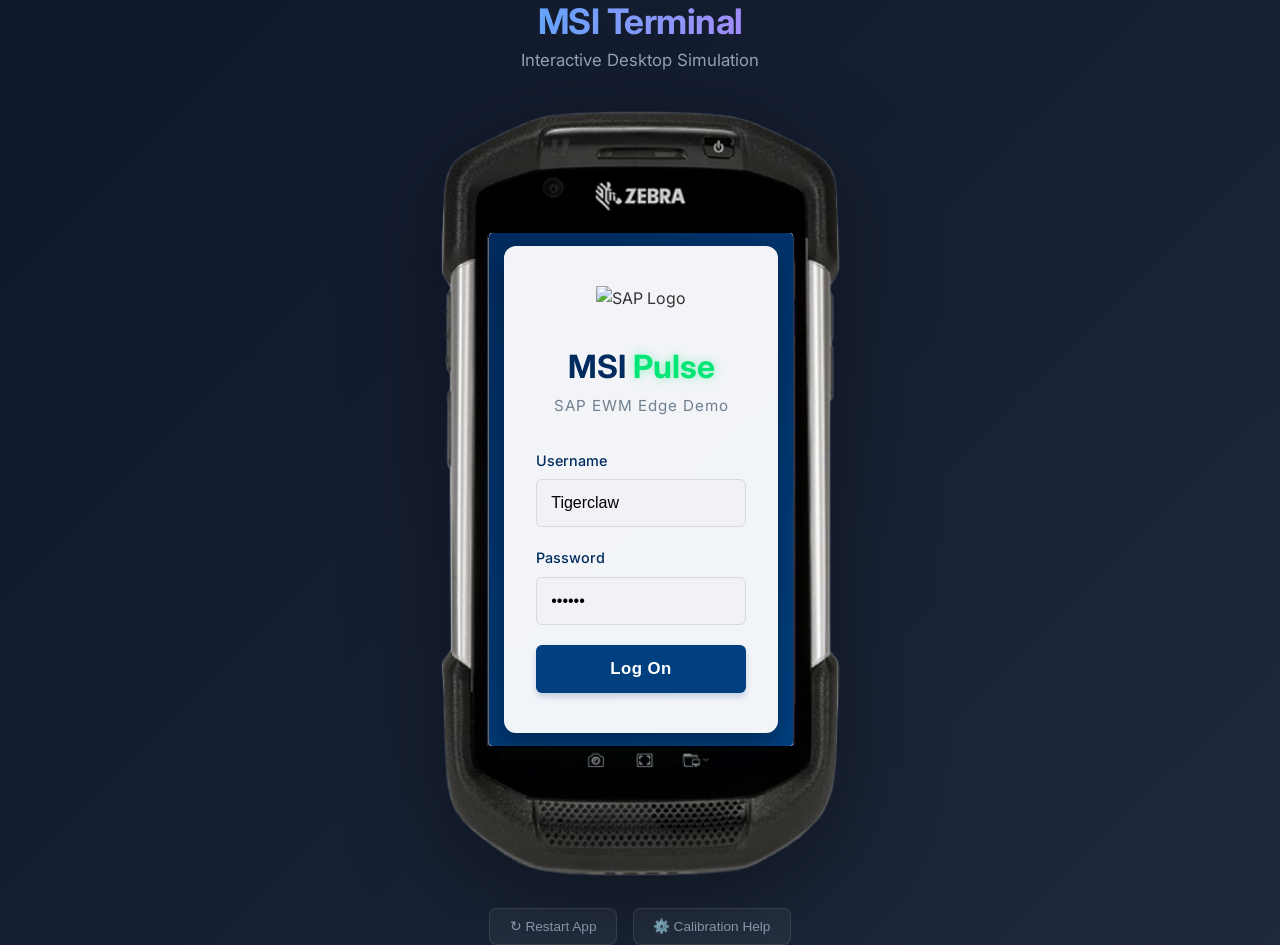
<file: desktop.html>
<!DOCTYPE html>
<html lang="en">
<head>
    <meta charset="UTF-8">
    <meta name="viewport" content="width=device-width, initial-scale=1.0">
    <title>MSI | Desktop Simulation</title>
    <link href="https://fonts.googleapis.com/css2?family=Inter:wght@300;400;500;700&display=swap" rel="stylesheet">
    <style>
        :root {
            --bg-grad-1: #0f172a;
            --bg-grad-2: #1e293b;
            --text-light: #f8fafc;
            --text-muted: #94a3b8;
            --accent: #3b82f6;
        }
        body {
            margin: 0;
            padding: 0;
            min-height: 100vh;
            background: linear-gradient(135deg, var(--bg-grad-1) 0%, var(--bg-grad-2) 100%);
            font-family: 'Inter', sans-serif;
            display: flex;
            flex-direction: column;
            align-items: center;
            justify-content: center;
            color: var(--text-light);
            overflow: hidden;
        }
        .header {
            text-align: center;
            margin-bottom: 1.5rem;
            animation: fadeIn 1s ease-in-out;
        }
        .header h1 {
            font-size: 2.2rem;
            margin: 0;
            font-weight: 700;
            background: linear-gradient(to right, #60a5fa, #a78bfa);
            -webkit-background-clip: text;
            -webkit-text-fill-color: transparent;
            letter-spacing: -0.5px;
        }
        .header p {
            color: var(--text-muted);
            margin-top: 0.5rem;
            font-size: 1.05rem;
        }
        .simulator-wrapper {
            position: relative;
            display: flex;
            justify-content: center;
            align-items: center;
            filter: drop-shadow(0 25px 50px rgba(0, 0, 0, 0.4));
            animation: slideUp 0.8s cubic-bezier(0.16, 1, 0.3, 1);
        }
        .device-skin {
            height: 85vh;
            max-height: 900px;
            min-height: 400px;
            width: auto;
            position: relative;
            z-index: 1;
            pointer-events: none; /* Let clicks pass through the image to the iframe */
        }
        .device-screen {
            position: absolute;
            /* Exact programmatic bounding box for the white screen inside the skin image */
            top: 16.0%;
            left: 13.2%;
            width: 73.99%;
            height: 67.0%;
            border: none;
            z-index: 2; /* Render on top of the skin image */
            background-color: #fff;
            border-radius: 4px; /* Slight rounded corners */
        }
        @keyframes fadeIn {
            from { opacity: 0; }
            to { opacity: 1; }
        }
        @keyframes slideUp {
            from { opacity: 0; transform: translateY(40px); }
            to { opacity: 1; transform: translateY(0); }
        }
        .controls {
            margin-top: 2rem;
            display: flex;
            gap: 1rem;
            animation: fadeIn 1.2s ease-in-out;
        }
        .btn {
            background: rgba(255, 255, 255, 0.05);
            border: 1px solid rgba(255, 255, 255, 0.1);
            color: var(--text-muted);
            padding: 0.6rem 1.2rem;
            border-radius: 8px;
            font-size: 0.85rem;
            font-weight: 500;
            cursor: pointer;
            transition: all 0.2s ease;
        }
        .btn:hover {
            background: rgba(255, 255, 255, 0.15);
            color: var(--text-light);
            transform: translateY(-1px);
        }
    </style>
</head>
<body>

    <div class="header">
        <h1>MSI Terminal</h1>
        <p>Interactive Desktop Simulation</p>
    </div>

    <div class="simulator-wrapper">
        <img src="tc22_27.png" alt="Zebra TC22/TC27 Skin" class="device-skin">
        <iframe src="index.html" class="device-screen" title="Mobile Simulation"></iframe>
    </div>

    <div class="controls">
        <button class="btn" onclick="document.querySelector('.device-screen').src='index.html'">↻ Restart App</button>
        <button class="btn" onclick="openCalibration()">⚙️ Calibration Help</button>
    </div>

    <script>
        function openCalibration() {
            if (document.getElementById('cal-panel')) return;
            const panel = document.createElement('div');
            panel.id = 'cal-panel';
            panel.style = "position:fixed; bottom:20px; right:20px; background:rgba(30,41,59,0.95); padding:20px; border-radius:12px; z-index:9999; border: 1px solid rgba(255,255,255,0.1); box-shadow: 0 10px 25px rgba(0,0,0,0.5); backdrop-filter: blur(10px); width: 300px;";
            
            panel.innerHTML = `
                <h3 style="margin-top:0; font-size:1.1rem; border-bottom:1px solid rgba(255,255,255,0.1); padding-bottom:10px;">Calibrate Alignment</h3>
                
                <div style="margin-bottom: 10px; display:flex; justify-content:space-between; align-items:center;">
                    <label style="font-size:0.9rem">Top:</label>
                    <input type="range" min="5" max="35" step="0.1" value="16.0" id="c-top" oninput="updateCal()" style="width:150px">
                    <span id="v-top" style="font-size:0.8rem; width:45px; text-align:right">16.0%</span>
                </div>
                
                <div style="margin-bottom: 10px; display:flex; justify-content:space-between; align-items:center;">
                    <label style="font-size:0.9rem">Left:</label>
                    <input type="range" min="2" max="25" step="0.1" value="13.2" id="c-left" oninput="updateCal()" style="width:150px">
                    <span id="v-left" style="font-size:0.8rem; width:45px; text-align:right">13.2%</span>
                </div>
                
                <div style="margin-bottom: 10px; display:flex; justify-content:space-between; align-items:center;">
                    <label style="font-size:0.9rem">Width:</label>
                    <input type="range" min="60" max="95" step="0.01" value="73.99" id="c-width" oninput="updateCal()" style="width:150px">
                    <span id="v-width" style="font-size:0.8rem; width:45px; text-align:right">73.99%</span>
                </div>
                
                <div style="margin-bottom: 10px; display:flex; justify-content:space-between; align-items:center;">
                    <label style="font-size:0.9rem">Height:</label>
                    <input type="range" min="50" max="90" step="0.1" value="67.0" id="c-height" oninput="updateCal()" style="width:150px">
                    <span id="v-height" style="font-size:0.8rem; width:45px; text-align:right">67.0%</span>
                </div>
                
                <div style="margin-bottom: 15px; display:flex; justify-content:space-between; align-items:center;">
                    <label style="font-size:0.9rem">Radius:</label>
                    <input type="range" min="0" max="40" step="1" value="4" id="c-radius" oninput="updateCal()" style="width:150px">
                    <span id="v-radius" style="font-size:0.8rem; width:45px; text-align:right">4px</span>
                </div>
                
                <div style="display:flex; gap:10px;">
                    <button class="btn" style="flex:1; padding:0.4rem; font-size:0.8rem;" onclick="prompt('Copy these values to update desktop.html CSS:', 'top: ' + document.getElementById('c-top').value + '%; left: ' + document.getElementById('c-left').value + '%; width: ' + document.getElementById('c-width').value + '%; height: ' + document.getElementById('c-height').value + '%; border-radius: ' + document.getElementById('c-radius').value + 'px;')">Save CSS</button>
                    <button class="btn" style="flex:1; padding:0.4rem; font-size:0.8rem; background:rgba(239,68,68,0.2);" onclick="this.parentElement.parentElement.remove()">Close</button>
                </div>
            `;
            document.body.appendChild(panel);
        }
        function updateCal() {
            const t = document.getElementById('c-top').value;
            const l = document.getElementById('c-left').value;
            const w = document.getElementById('c-width').value;
            const h = document.getElementById('c-height').value;
            const r = document.getElementById('c-radius').value;
            
            document.getElementById('v-top').innerText = Number(t).toFixed(1) + '%';
            document.getElementById('v-left').innerText = Number(l).toFixed(1) + '%';
            document.getElementById('v-width').innerText = Number(w).toFixed(1) + '%';
            document.getElementById('v-height').innerText = Number(h).toFixed(1) + '%';
            document.getElementById('v-radius').innerText = r + 'px';
            
            const screen = document.querySelector('.device-screen');
            screen.style.top = t + '%';
            screen.style.left = l + '%';
            screen.style.width = w + '%';
            screen.style.height = h + '%';
            screen.style.borderRadius = r + 'px';
        }
    </script>

</body>
</html>
</file>
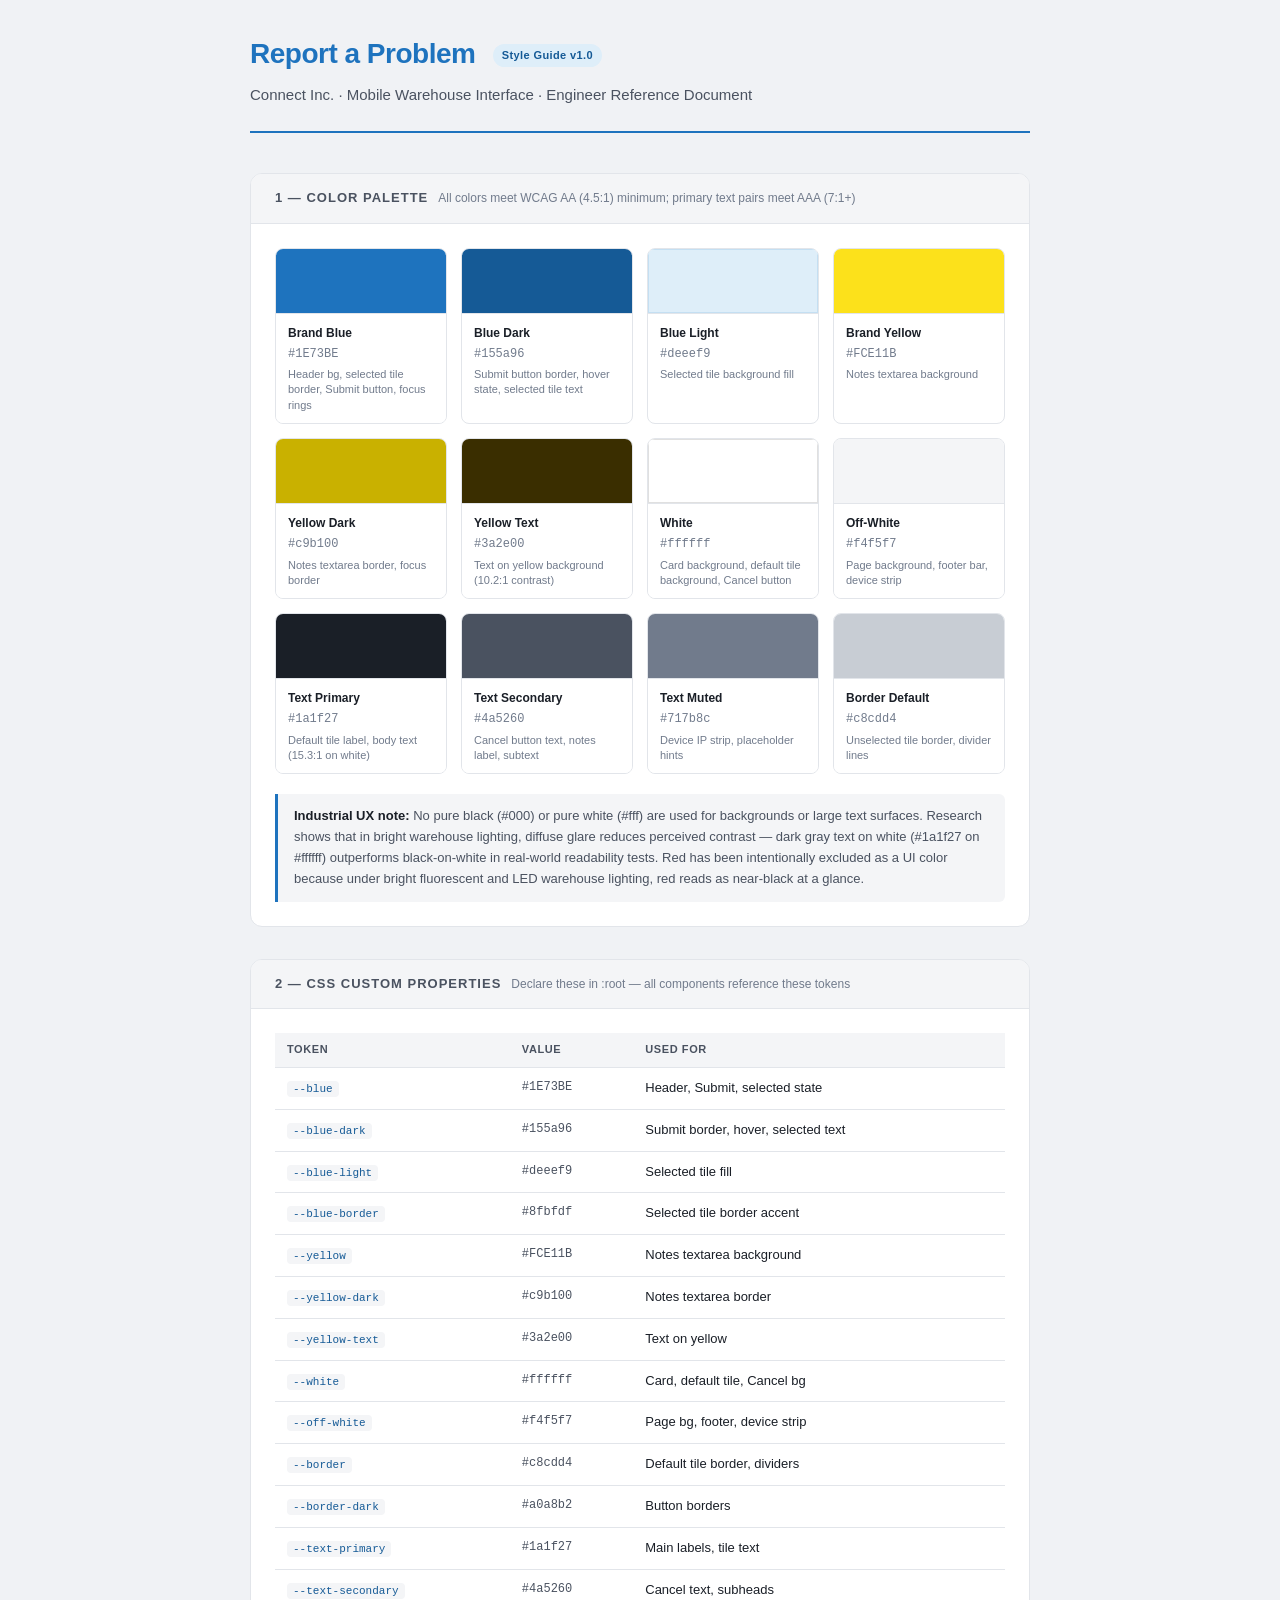
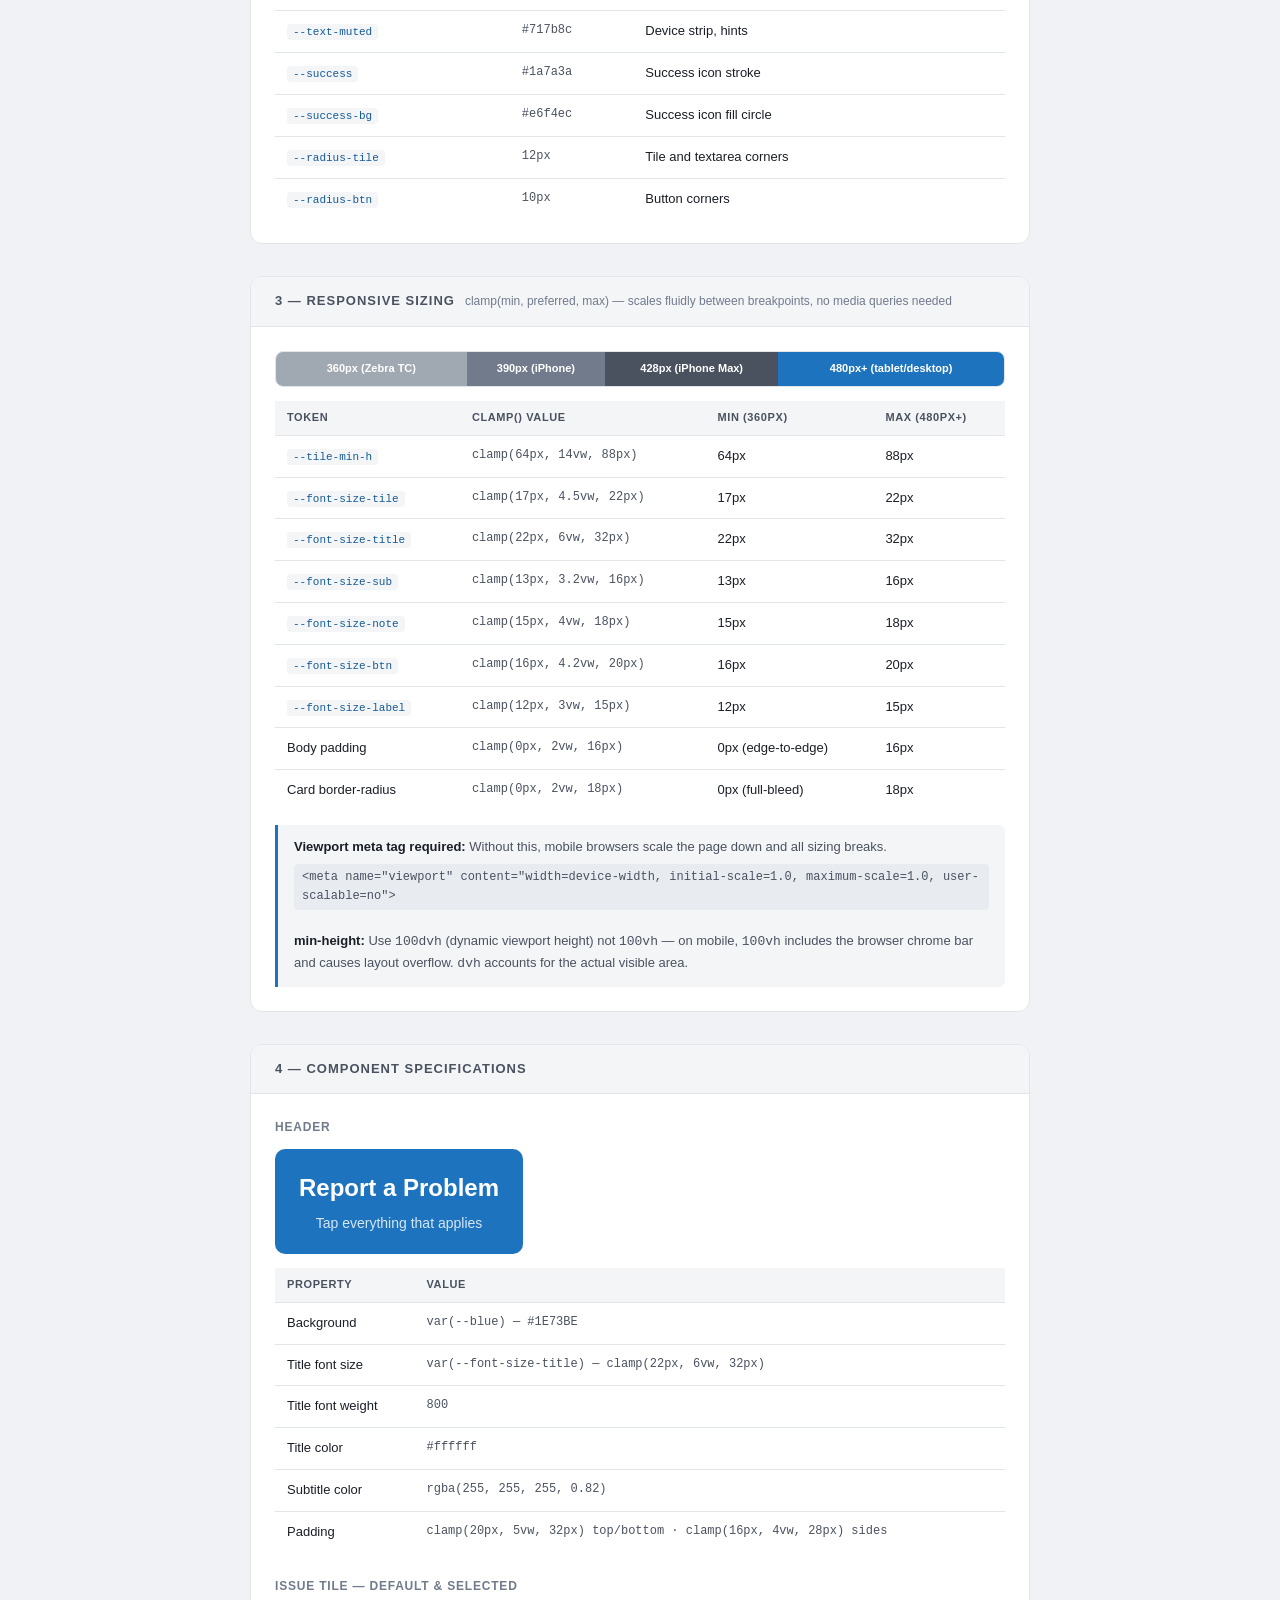
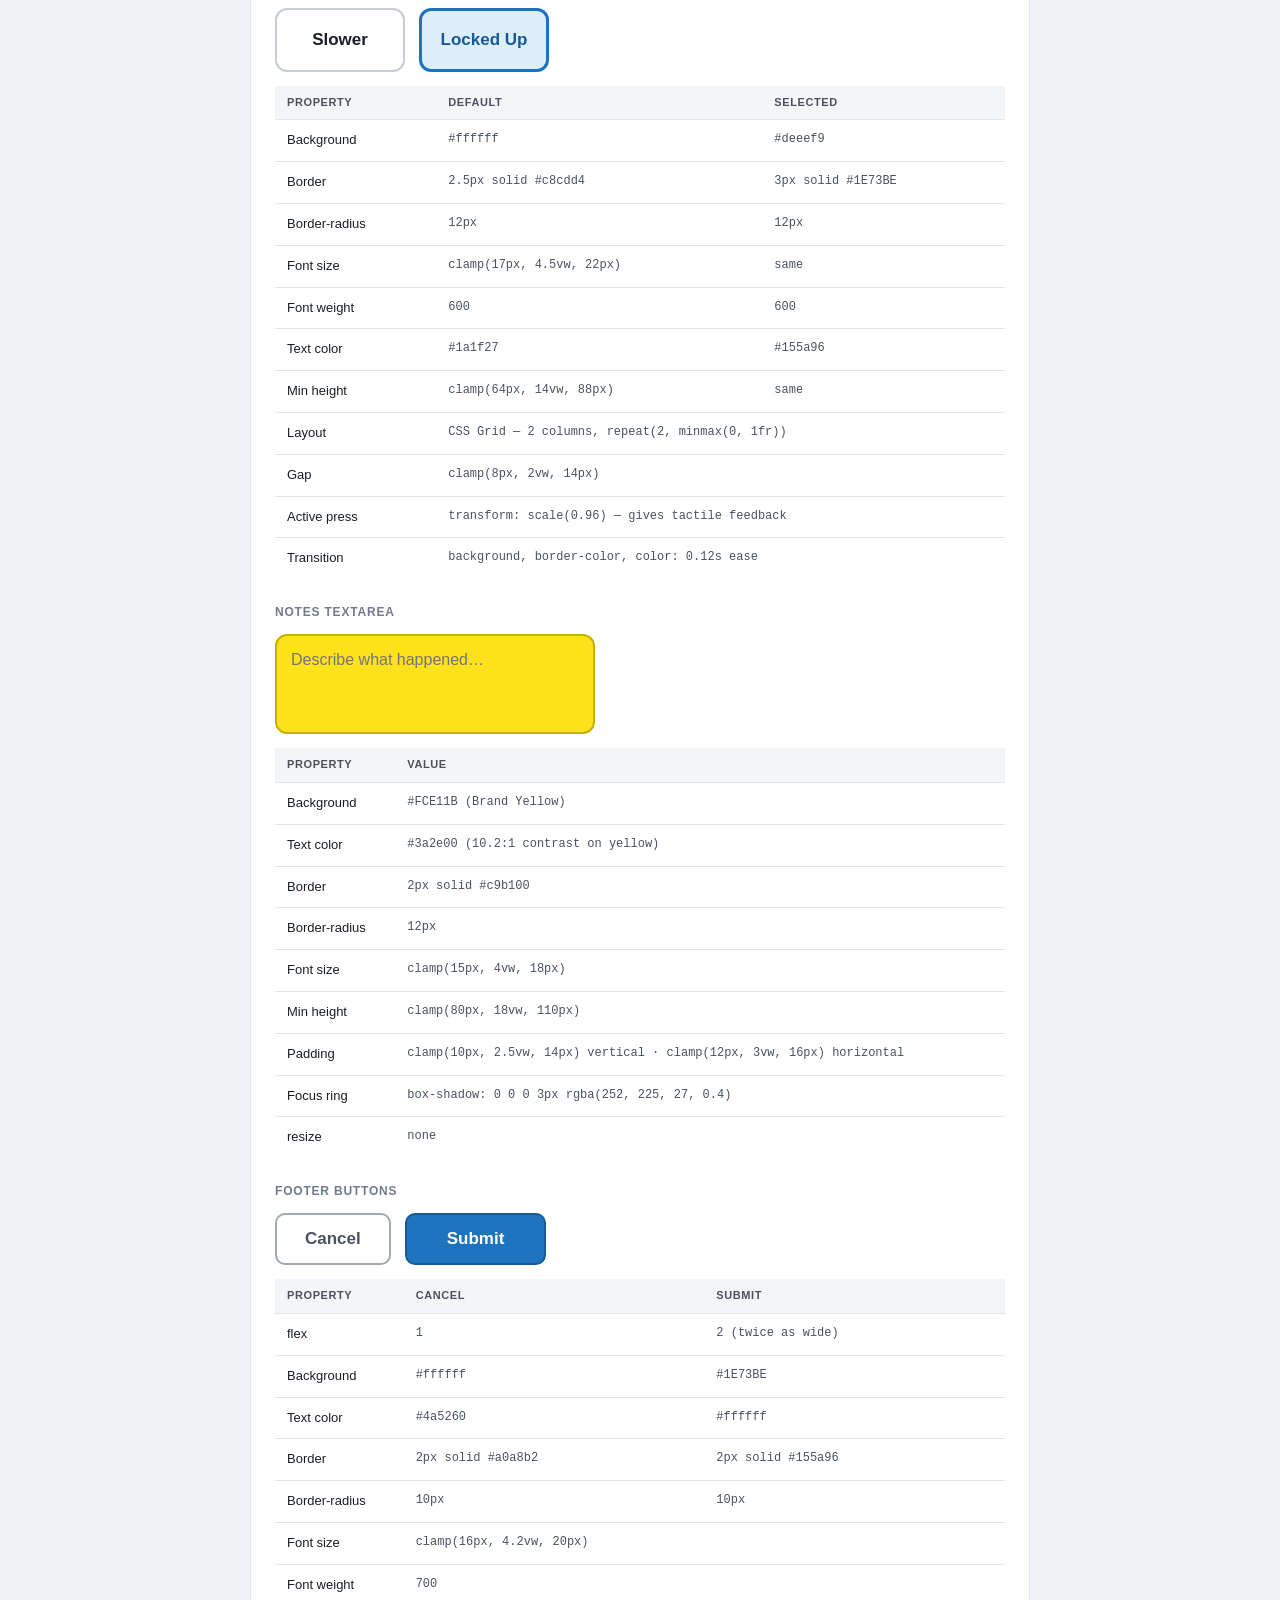
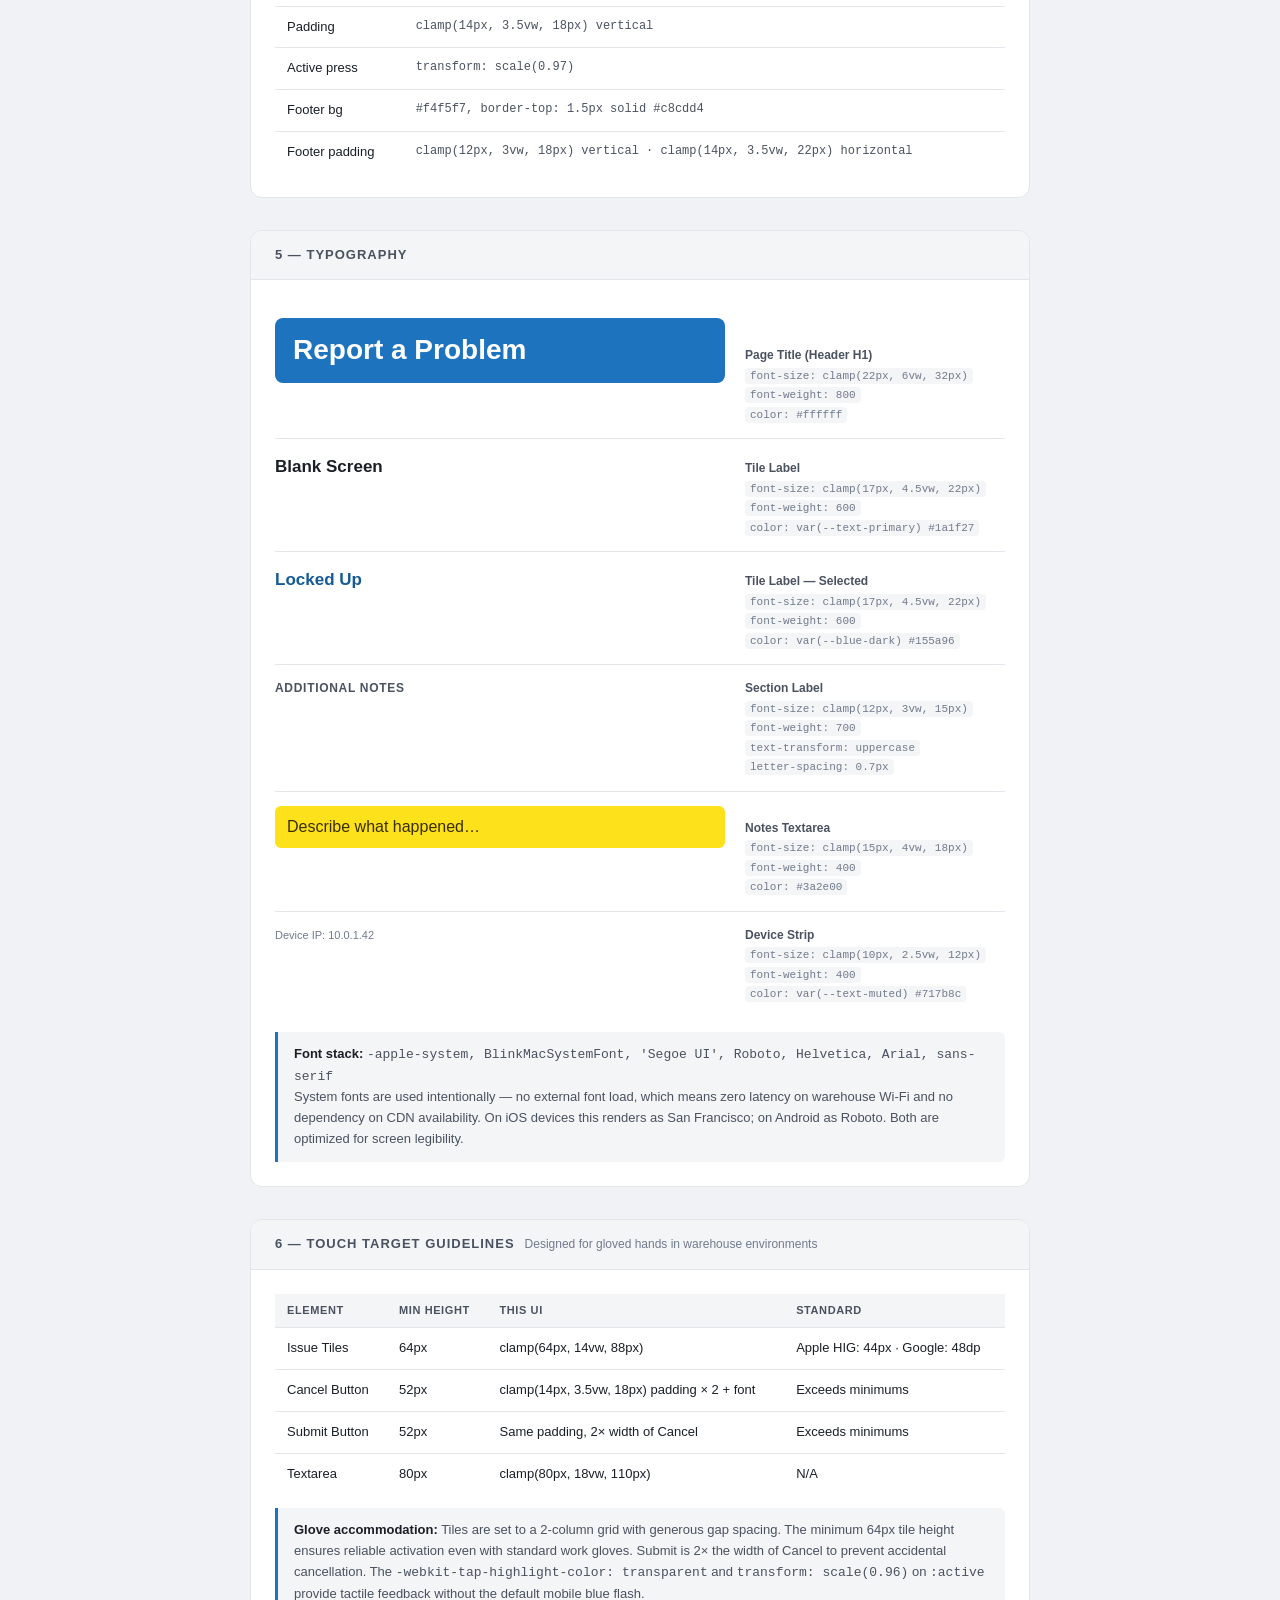
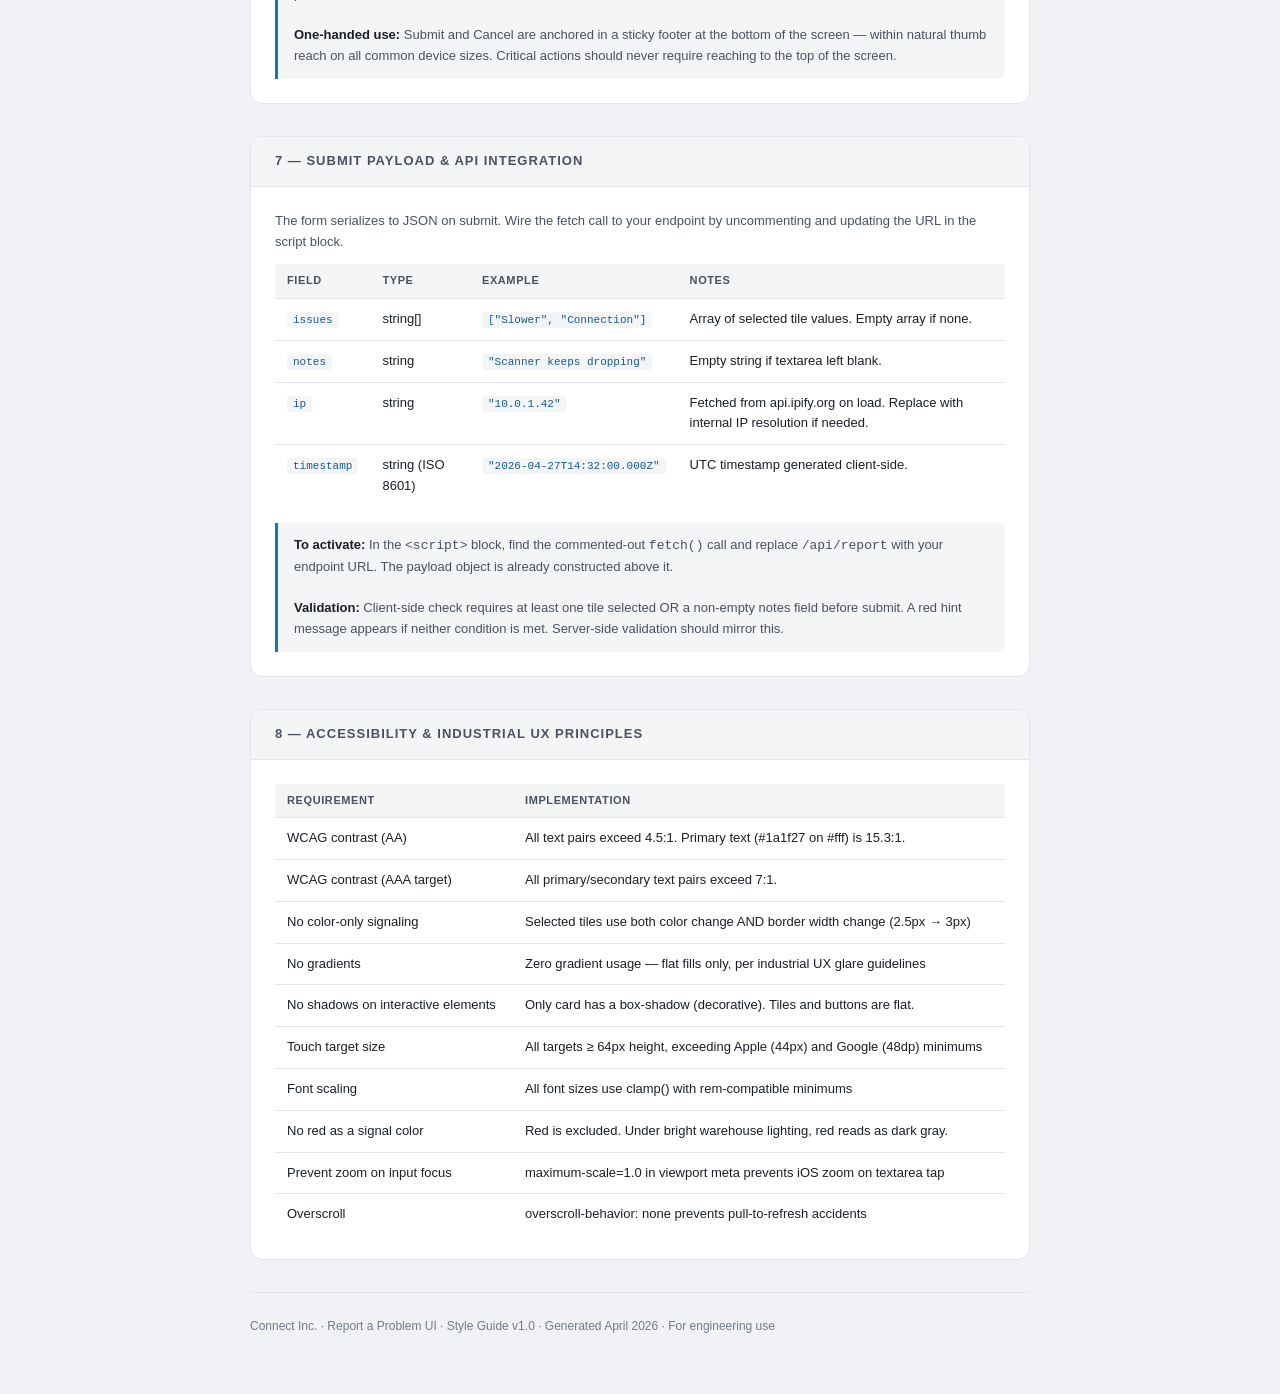
<file: UserReport/report-a-problem-styleguide.html>
<!DOCTYPE html>
<html lang="en">
<head>
  <meta charset="UTF-8">
  <meta name="viewport" content="width=device-width, initial-scale=1.0">
  <title>Report a Problem — Style Guide</title>
  <style>
    *, *::before, *::after { box-sizing: border-box; margin: 0; padding: 0; }

    :root {
      --blue:        #1E73BE;
      --blue-dark:   #155a96;
      --blue-light:  #deeef9;
      --blue-border: #8fbfdf;
      --yellow:      #FCE11B;
      --yellow-dark: #c9b100;
      --yellow-text: #3a2e00;
      --white:       #ffffff;
      --off-white:   #f4f5f7;
      --border:      #c8cdd4;
      --border-dark: #a0a8b2;
      --text-primary:   #1a1f27;
      --text-secondary: #4a5260;
      --text-muted:     #717b8c;
      --success:        #1a7a3a;
      --success-bg:     #e6f4ec;
      --page-bg: #f0f2f5;
      --section-bg: #ffffff;
      --rule: #e2e5ea;
    }

    body {
      font-family: -apple-system, BlinkMacSystemFont, 'Segoe UI', Roboto, Helvetica, Arial, sans-serif;
      background: var(--page-bg);
      color: var(--text-primary);
      font-size: 15px;
      line-height: 1.6;
      padding: 32px 20px 64px;
    }

    /* ── Page Header ── */
    .page-header {
      max-width: 780px;
      margin: 0 auto 40px;
      padding-bottom: 24px;
      border-bottom: 2px solid var(--blue);
    }

    .page-header h1 {
      font-size: 28px;
      font-weight: 800;
      color: var(--blue);
      letter-spacing: -0.5px;
    }

    .page-header p {
      margin-top: 6px;
      color: var(--text-secondary);
      font-size: 15px;
    }

    .badge {
      display: inline-block;
      background: var(--blue-light);
      color: var(--blue-dark);
      font-size: 11px;
      font-weight: 700;
      padding: 3px 9px;
      border-radius: 20px;
      letter-spacing: 0.4px;
      margin-left: 10px;
      vertical-align: middle;
    }

    /* ── Sections ── */
    .section {
      max-width: 780px;
      margin: 0 auto 32px;
      background: var(--section-bg);
      border-radius: 12px;
      border: 1px solid var(--rule);
      overflow: hidden;
    }

    .section-header {
      background: var(--off-white);
      border-bottom: 1px solid var(--rule);
      padding: 14px 24px;
      display: flex;
      align-items: baseline;
      gap: 10px;
    }

    .section-header h2 {
      font-size: 13px;
      font-weight: 800;
      text-transform: uppercase;
      letter-spacing: 1px;
      color: var(--text-secondary);
    }

    .section-header span {
      font-size: 12px;
      color: var(--text-muted);
    }

    .section-body {
      padding: 24px;
    }

    /* ── Color Swatches ── */
    .color-grid {
      display: grid;
      grid-template-columns: repeat(auto-fill, minmax(140px, 1fr));
      gap: 14px;
    }

    .swatch {
      border-radius: 8px;
      overflow: hidden;
      border: 1px solid var(--rule);
    }

    .swatch-color {
      height: 64px;
    }

    .swatch-info {
      padding: 10px 12px;
      background: var(--white);
      border-top: 1px solid var(--rule);
    }

    .swatch-name {
      font-size: 12px;
      font-weight: 700;
      color: var(--text-primary);
      display: block;
    }

    .swatch-hex {
      font-size: 12px;
      color: var(--text-muted);
      font-family: 'Courier New', monospace;
      margin-top: 2px;
      display: block;
    }

    .swatch-use {
      font-size: 11px;
      color: var(--text-muted);
      margin-top: 3px;
      display: block;
      line-height: 1.4;
    }

    /* ── Type Scale ── */
    .type-row {
      display: flex;
      align-items: baseline;
      gap: 20px;
      padding: 14px 0;
      border-bottom: 1px solid var(--rule);
    }

    .type-row:last-child { border-bottom: none; }

    .type-preview { flex: 1; }
    .type-meta { min-width: 260px; font-size: 12px; color: var(--text-muted); }
    .type-meta strong { color: var(--text-secondary); display: block; font-size: 12px; }
    .type-meta code { font-family: 'Courier New', monospace; background: var(--off-white); padding: 2px 5px; border-radius: 4px; font-size: 11px; }

    /* ── Token Table ── */
    table { width: 100%; border-collapse: collapse; font-size: 13px; }
    th { text-align: left; padding: 8px 12px; background: var(--off-white); color: var(--text-secondary); font-size: 11px; font-weight: 700; text-transform: uppercase; letter-spacing: 0.6px; border-bottom: 1px solid var(--rule); }
    td { padding: 10px 12px; border-bottom: 1px solid var(--rule); vertical-align: top; }
    tr:last-child td { border-bottom: none; }
    td code { font-family: 'Courier New', monospace; background: var(--off-white); padding: 2px 6px; border-radius: 4px; font-size: 11px; color: var(--blue-dark); white-space: nowrap; }
    td.val { color: var(--text-secondary); font-family: 'Courier New', monospace; font-size: 12px; }

    /* ── Component Demos ── */
    .demo-row {
      display: flex;
      flex-wrap: wrap;
      gap: 14px;
      align-items: center;
      margin-bottom: 14px;
    }

    .demo-tile {
      min-width: 130px;
      min-height: 64px;
      border: 2.5px solid var(--border);
      border-radius: 12px;
      background: var(--white);
      color: var(--text-primary);
      font-size: 17px;
      font-weight: 600;
      display: flex;
      align-items: center;
      justify-content: center;
      padding: 10px 16px;
    }

    .demo-tile.selected {
      border-color: var(--blue);
      border-width: 3px;
      background: var(--blue-light);
      color: var(--blue-dark);
    }

    .demo-btn-cancel {
      border: 2px solid var(--border-dark);
      border-radius: 10px;
      background: var(--white);
      color: var(--text-secondary);
      font-size: 17px;
      font-weight: 700;
      padding: 14px 28px;
      font-family: inherit;
      cursor: default;
    }

    .demo-btn-submit {
      border: 2px solid var(--blue-dark);
      border-radius: 10px;
      background: var(--blue);
      color: var(--white);
      font-size: 17px;
      font-weight: 700;
      padding: 14px 40px;
      font-family: inherit;
      cursor: default;
    }

    .demo-textarea {
      background: var(--yellow);
      color: var(--yellow-text);
      border: 2px solid var(--yellow-dark);
      border-radius: 12px;
      padding: 12px 14px;
      font-size: 16px;
      font-family: inherit;
      width: 100%;
      max-width: 320px;
      resize: none;
      line-height: 1.5;
    }

    .demo-header {
      background: var(--blue);
      padding: 20px 24px;
      border-radius: 10px;
      text-align: center;
      max-width: 320px;
    }

    .demo-header h1 { color: var(--white); font-size: 24px; font-weight: 800; }
    .demo-header p  { color: rgba(255,255,255,0.82); font-size: 14px; margin-top: 4px; font-weight: 500; }

    /* ── Spec Callout ── */
    .spec {
      background: var(--off-white);
      border-left: 3px solid var(--blue);
      border-radius: 0 6px 6px 0;
      padding: 12px 16px;
      font-size: 13px;
      color: var(--text-secondary);
      margin-top: 14px;
      line-height: 1.6;
    }

    .spec strong { color: var(--text-primary); }

    /* ── Breakpoints ── */
    .breakpoint-bar {
      display: flex;
      height: 36px;
      border-radius: 8px;
      overflow: hidden;
      border: 1px solid var(--rule);
      margin-bottom: 14px;
      font-size: 11px;
      font-weight: 700;
    }

    .bp-seg {
      display: flex;
      align-items: center;
      justify-content: center;
      color: var(--white);
      padding: 0 8px;
      white-space: nowrap;
      overflow: hidden;
    }

    /* ── Contrast Table ── */
    .contrast-pair {
      display: inline-flex;
      align-items: center;
      gap: 8px;
      padding: 8px 12px;
      border-radius: 6px;
      font-size: 13px;
      font-weight: 600;
      margin: 4px 4px 4px 0;
    }

    .dot {
      width: 14px;
      height: 14px;
      border-radius: 50%;
      flex-shrink: 0;
    }

    /* ── Footer ── */
    .guide-footer {
      max-width: 780px;
      margin: 0 auto;
      padding-top: 24px;
      border-top: 1px solid var(--rule);
      font-size: 12px;
      color: var(--text-muted);
    }
  </style>
</head>
<body>

  <div class="page-header">
    <h1>Report a Problem <span class="badge">Style Guide v1.0</span></h1>
    <p>Connect Inc. · Mobile Warehouse Interface · Engineer Reference Document</p>
  </div>

  <!-- ══════════════════════════════════════════════════ -->
  <!-- 1. COLOR PALETTE                                   -->
  <!-- ══════════════════════════════════════════════════ -->
  <div class="section">
    <div class="section-header">
      <h2>1 — Color Palette</h2>
      <span>All colors meet WCAG AA (4.5:1) minimum; primary text pairs meet AAA (7:1+)</span>
    </div>
    <div class="section-body">
      <div class="color-grid">

        <div class="swatch">
          <div class="swatch-color" style="background:#1E73BE;"></div>
          <div class="swatch-info">
            <span class="swatch-name">Brand Blue</span>
            <span class="swatch-hex">#1E73BE</span>
            <span class="swatch-use">Header bg, selected tile border, Submit button, focus rings</span>
          </div>
        </div>

        <div class="swatch">
          <div class="swatch-color" style="background:#155a96;"></div>
          <div class="swatch-info">
            <span class="swatch-name">Blue Dark</span>
            <span class="swatch-hex">#155a96</span>
            <span class="swatch-use">Submit button border, hover state, selected tile text</span>
          </div>
        </div>

        <div class="swatch">
          <div class="swatch-color" style="background:#deeef9; border: 1px solid #c4dff2;"></div>
          <div class="swatch-info">
            <span class="swatch-name">Blue Light</span>
            <span class="swatch-hex">#deeef9</span>
            <span class="swatch-use">Selected tile background fill</span>
          </div>
        </div>

        <div class="swatch">
          <div class="swatch-color" style="background:#FCE11B;"></div>
          <div class="swatch-info">
            <span class="swatch-name">Brand Yellow</span>
            <span class="swatch-hex">#FCE11B</span>
            <span class="swatch-use">Notes textarea background</span>
          </div>
        </div>

        <div class="swatch">
          <div class="swatch-color" style="background:#c9b100;"></div>
          <div class="swatch-info">
            <span class="swatch-name">Yellow Dark</span>
            <span class="swatch-hex">#c9b100</span>
            <span class="swatch-use">Notes textarea border, focus border</span>
          </div>
        </div>

        <div class="swatch">
          <div class="swatch-color" style="background:#3a2e00;"></div>
          <div class="swatch-info">
            <span class="swatch-name">Yellow Text</span>
            <span class="swatch-hex">#3a2e00</span>
            <span class="swatch-use">Text on yellow background (10.2:1 contrast)</span>
          </div>
        </div>

        <div class="swatch">
          <div class="swatch-color" style="background:#ffffff; border: 1px solid #e0e0e0;"></div>
          <div class="swatch-info">
            <span class="swatch-name">White</span>
            <span class="swatch-hex">#ffffff</span>
            <span class="swatch-use">Card background, default tile background, Cancel button</span>
          </div>
        </div>

        <div class="swatch">
          <div class="swatch-color" style="background:#f4f5f7;"></div>
          <div class="swatch-info">
            <span class="swatch-name">Off-White</span>
            <span class="swatch-hex">#f4f5f7</span>
            <span class="swatch-use">Page background, footer bar, device strip</span>
          </div>
        </div>

        <div class="swatch">
          <div class="swatch-color" style="background:#1a1f27;"></div>
          <div class="swatch-info">
            <span class="swatch-name">Text Primary</span>
            <span class="swatch-hex">#1a1f27</span>
            <span class="swatch-use">Default tile label, body text (15.3:1 on white)</span>
          </div>
        </div>

        <div class="swatch">
          <div class="swatch-color" style="background:#4a5260;"></div>
          <div class="swatch-info">
            <span class="swatch-name">Text Secondary</span>
            <span class="swatch-hex">#4a5260</span>
            <span class="swatch-use">Cancel button text, notes label, subtext</span>
          </div>
        </div>

        <div class="swatch">
          <div class="swatch-color" style="background:#717b8c;"></div>
          <div class="swatch-info">
            <span class="swatch-name">Text Muted</span>
            <span class="swatch-hex">#717b8c</span>
            <span class="swatch-use">Device IP strip, placeholder hints</span>
          </div>
        </div>

        <div class="swatch">
          <div class="swatch-color" style="background:#c8cdd4;"></div>
          <div class="swatch-info">
            <span class="swatch-name">Border Default</span>
            <span class="swatch-hex">#c8cdd4</span>
            <span class="swatch-use">Unselected tile border, divider lines</span>
          </div>
        </div>

      </div>

      <div class="spec" style="margin-top:20px;">
        <strong>Industrial UX note:</strong> No pure black (#000) or pure white (#fff) are used for backgrounds or large text surfaces. Research shows that in bright warehouse lighting, diffuse glare reduces perceived contrast — dark gray text on white (#1a1f27 on #ffffff) outperforms black-on-white in real-world readability tests. Red has been intentionally excluded as a UI color because under bright fluorescent and LED warehouse lighting, red reads as near-black at a glance.
      </div>
    </div>
  </div>

  <!-- ══════════════════════════════════════════════════ -->
  <!-- 2. CSS CUSTOM PROPERTIES                           -->
  <!-- ══════════════════════════════════════════════════ -->
  <div class="section">
    <div class="section-header">
      <h2>2 — CSS Custom Properties</h2>
      <span>Declare these in :root — all components reference these tokens</span>
    </div>
    <div class="section-body">
      <table>
        <thead>
          <tr><th>Token</th><th>Value</th><th>Used For</th></tr>
        </thead>
        <tbody>
          <tr><td><code>--blue</code></td><td class="val">#1E73BE</td><td>Header, Submit, selected state</td></tr>
          <tr><td><code>--blue-dark</code></td><td class="val">#155a96</td><td>Submit border, hover, selected text</td></tr>
          <tr><td><code>--blue-light</code></td><td class="val">#deeef9</td><td>Selected tile fill</td></tr>
          <tr><td><code>--blue-border</code></td><td class="val">#8fbfdf</td><td>Selected tile border accent</td></tr>
          <tr><td><code>--yellow</code></td><td class="val">#FCE11B</td><td>Notes textarea background</td></tr>
          <tr><td><code>--yellow-dark</code></td><td class="val">#c9b100</td><td>Notes textarea border</td></tr>
          <tr><td><code>--yellow-text</code></td><td class="val">#3a2e00</td><td>Text on yellow</td></tr>
          <tr><td><code>--white</code></td><td class="val">#ffffff</td><td>Card, default tile, Cancel bg</td></tr>
          <tr><td><code>--off-white</code></td><td class="val">#f4f5f7</td><td>Page bg, footer, device strip</td></tr>
          <tr><td><code>--border</code></td><td class="val">#c8cdd4</td><td>Default tile border, dividers</td></tr>
          <tr><td><code>--border-dark</code></td><td class="val">#a0a8b2</td><td>Button borders</td></tr>
          <tr><td><code>--text-primary</code></td><td class="val">#1a1f27</td><td>Main labels, tile text</td></tr>
          <tr><td><code>--text-secondary</code></td><td class="val">#4a5260</td><td>Cancel text, subheads</td></tr>
          <tr><td><code>--text-muted</code></td><td class="val">#717b8c</td><td>Device strip, hints</td></tr>
          <tr><td><code>--success</code></td><td class="val">#1a7a3a</td><td>Success icon stroke</td></tr>
          <tr><td><code>--success-bg</code></td><td class="val">#e6f4ec</td><td>Success icon fill circle</td></tr>
          <tr><td><code>--radius-tile</code></td><td class="val">12px</td><td>Tile and textarea corners</td></tr>
          <tr><td><code>--radius-btn</code></td><td class="val">10px</td><td>Button corners</td></tr>
        </tbody>
      </table>
    </div>
  </div>

  <!-- ══════════════════════════════════════════════════ -->
  <!-- 3. RESPONSIVE SIZING (clamp values)               -->
  <!-- ══════════════════════════════════════════════════ -->
  <div class="section">
    <div class="section-header">
      <h2>3 — Responsive Sizing</h2>
      <span>clamp(min, preferred, max) — scales fluidly between breakpoints, no media queries needed</span>
    </div>
    <div class="section-body">

      <div class="breakpoint-bar">
        <div class="bp-seg" style="background:#a0a8b2; flex:1;">360px (Zebra TC)</div>
        <div class="bp-seg" style="background:#717b8c; flex:0.7;">390px (iPhone)</div>
        <div class="bp-seg" style="background:#4a5260; flex:0.9;">428px (iPhone Max)</div>
        <div class="bp-seg" style="background:#1E73BE; flex:1.2;">480px+ (tablet/desktop)</div>
      </div>

      <table>
        <thead>
          <tr><th>Token</th><th>clamp() value</th><th>Min (360px)</th><th>Max (480px+)</th></tr>
        </thead>
        <tbody>
          <tr>
            <td><code>--tile-min-h</code></td>
            <td class="val">clamp(64px, 14vw, 88px)</td>
            <td>64px</td>
            <td>88px</td>
          </tr>
          <tr>
            <td><code>--font-size-tile</code></td>
            <td class="val">clamp(17px, 4.5vw, 22px)</td>
            <td>17px</td>
            <td>22px</td>
          </tr>
          <tr>
            <td><code>--font-size-title</code></td>
            <td class="val">clamp(22px, 6vw, 32px)</td>
            <td>22px</td>
            <td>32px</td>
          </tr>
          <tr>
            <td><code>--font-size-sub</code></td>
            <td class="val">clamp(13px, 3.2vw, 16px)</td>
            <td>13px</td>
            <td>16px</td>
          </tr>
          <tr>
            <td><code>--font-size-note</code></td>
            <td class="val">clamp(15px, 4vw, 18px)</td>
            <td>15px</td>
            <td>18px</td>
          </tr>
          <tr>
            <td><code>--font-size-btn</code></td>
            <td class="val">clamp(16px, 4.2vw, 20px)</td>
            <td>16px</td>
            <td>20px</td>
          </tr>
          <tr>
            <td><code>--font-size-label</code></td>
            <td class="val">clamp(12px, 3vw, 15px)</td>
            <td>12px</td>
            <td>15px</td>
          </tr>
          <tr>
            <td>Body padding</td>
            <td class="val">clamp(0px, 2vw, 16px)</td>
            <td>0px (edge-to-edge)</td>
            <td>16px</td>
          </tr>
          <tr>
            <td>Card border-radius</td>
            <td class="val">clamp(0px, 2vw, 18px)</td>
            <td>0px (full-bleed)</td>
            <td>18px</td>
          </tr>
        </tbody>
      </table>

      <div class="spec">
        <strong>Viewport meta tag required:</strong> Without this, mobile browsers scale the page down and all sizing breaks.<br>
        <code style="background:#e8ecf0; padding:4px 8px; border-radius:4px; font-size:12px; display:inline-block; margin-top:6px;">&lt;meta name="viewport" content="width=device-width, initial-scale=1.0, maximum-scale=1.0, user-scalable=no"&gt;</code><br><br>
        <strong>min-height:</strong> Use <code>100dvh</code> (dynamic viewport height) not <code>100vh</code> — on mobile, <code>100vh</code> includes the browser chrome bar and causes layout overflow. <code>dvh</code> accounts for the actual visible area.
      </div>
    </div>
  </div>

  <!-- ══════════════════════════════════════════════════ -->
  <!-- 4. COMPONENT SPECS                                 -->
  <!-- ══════════════════════════════════════════════════ -->
  <div class="section">
    <div class="section-header">
      <h2>4 — Component Specifications</h2>
    </div>
    <div class="section-body">

      <!-- Header -->
      <p style="font-size:12px; font-weight:700; text-transform:uppercase; letter-spacing:0.8px; color:var(--text-muted); margin-bottom:12px;">Header</p>
      <div class="demo-row">
        <div class="demo-header">
          <h1>Report a Problem</h1>
          <p>Tap everything that applies</p>
        </div>
      </div>
      <table style="margin-bottom:24px;">
        <thead><tr><th>Property</th><th>Value</th></tr></thead>
        <tbody>
          <tr><td>Background</td><td class="val">var(--blue) — #1E73BE</td></tr>
          <tr><td>Title font size</td><td class="val">var(--font-size-title) — clamp(22px, 6vw, 32px)</td></tr>
          <tr><td>Title font weight</td><td class="val">800</td></tr>
          <tr><td>Title color</td><td class="val">#ffffff</td></tr>
          <tr><td>Subtitle color</td><td class="val">rgba(255, 255, 255, 0.82)</td></tr>
          <tr><td>Padding</td><td class="val">clamp(20px, 5vw, 32px) top/bottom · clamp(16px, 4vw, 28px) sides</td></tr>
        </tbody>
      </table>

      <!-- Tile - Default -->
      <p style="font-size:12px; font-weight:700; text-transform:uppercase; letter-spacing:0.8px; color:var(--text-muted); margin-bottom:12px;">Issue Tile — Default &amp; Selected</p>
      <div class="demo-row">
        <div class="demo-tile">Slower</div>
        <div class="demo-tile selected">Locked Up</div>
      </div>
      <table style="margin-bottom:24px;">
        <thead><tr><th>Property</th><th>Default</th><th>Selected</th></tr></thead>
        <tbody>
          <tr><td>Background</td><td class="val">#ffffff</td><td class="val">#deeef9</td></tr>
          <tr><td>Border</td><td class="val">2.5px solid #c8cdd4</td><td class="val">3px solid #1E73BE</td></tr>
          <tr><td>Border-radius</td><td class="val">12px</td><td class="val">12px</td></tr>
          <tr><td>Font size</td><td class="val">clamp(17px, 4.5vw, 22px)</td><td class="val">same</td></tr>
          <tr><td>Font weight</td><td class="val">600</td><td class="val">600</td></tr>
          <tr><td>Text color</td><td class="val">#1a1f27</td><td class="val">#155a96</td></tr>
          <tr><td>Min height</td><td class="val">clamp(64px, 14vw, 88px)</td><td class="val">same</td></tr>
          <tr><td>Layout</td><td class="val" colspan="2">CSS Grid — 2 columns, repeat(2, minmax(0, 1fr))</td></tr>
          <tr><td>Gap</td><td class="val" colspan="2">clamp(8px, 2vw, 14px)</td></tr>
          <tr><td>Active press</td><td class="val" colspan="2">transform: scale(0.96) — gives tactile feedback</td></tr>
          <tr><td>Transition</td><td class="val" colspan="2">background, border-color, color: 0.12s ease</td></tr>
        </tbody>
      </table>

      <!-- Notes textarea -->
      <p style="font-size:12px; font-weight:700; text-transform:uppercase; letter-spacing:0.8px; color:var(--text-muted); margin-bottom:12px;">Notes Textarea</p>
      <div class="demo-row">
        <textarea class="demo-textarea" rows="3" placeholder="Describe what happened…" readonly></textarea>
      </div>
      <table style="margin-bottom:24px;">
        <thead><tr><th>Property</th><th>Value</th></tr></thead>
        <tbody>
          <tr><td>Background</td><td class="val">#FCE11B (Brand Yellow)</td></tr>
          <tr><td>Text color</td><td class="val">#3a2e00 (10.2:1 contrast on yellow)</td></tr>
          <tr><td>Border</td><td class="val">2px solid #c9b100</td></tr>
          <tr><td>Border-radius</td><td class="val">12px</td></tr>
          <tr><td>Font size</td><td class="val">clamp(15px, 4vw, 18px)</td></tr>
          <tr><td>Min height</td><td class="val">clamp(80px, 18vw, 110px)</td></tr>
          <tr><td>Padding</td><td class="val">clamp(10px, 2.5vw, 14px) vertical · clamp(12px, 3vw, 16px) horizontal</td></tr>
          <tr><td>Focus ring</td><td class="val">box-shadow: 0 0 0 3px rgba(252, 225, 27, 0.4)</td></tr>
          <tr><td>resize</td><td class="val">none</td></tr>
        </tbody>
      </table>

      <!-- Buttons -->
      <p style="font-size:12px; font-weight:700; text-transform:uppercase; letter-spacing:0.8px; color:var(--text-muted); margin-bottom:12px;">Footer Buttons</p>
      <div class="demo-row">
        <button class="demo-btn-cancel">Cancel</button>
        <button class="demo-btn-submit">Submit</button>
      </div>
      <table>
        <thead><tr><th>Property</th><th>Cancel</th><th>Submit</th></tr></thead>
        <tbody>
          <tr><td>flex</td><td class="val">1</td><td class="val">2 (twice as wide)</td></tr>
          <tr><td>Background</td><td class="val">#ffffff</td><td class="val">#1E73BE</td></tr>
          <tr><td>Text color</td><td class="val">#4a5260</td><td class="val">#ffffff</td></tr>
          <tr><td>Border</td><td class="val">2px solid #a0a8b2</td><td class="val">2px solid #155a96</td></tr>
          <tr><td>Border-radius</td><td class="val">10px</td><td class="val">10px</td></tr>
          <tr><td>Font size</td><td class="val" colspan="2">clamp(16px, 4.2vw, 20px)</td></tr>
          <tr><td>Font weight</td><td class="val" colspan="2">700</td></tr>
          <tr><td>Padding</td><td class="val" colspan="2">clamp(14px, 3.5vw, 18px) vertical</td></tr>
          <tr><td>Active press</td><td class="val" colspan="2">transform: scale(0.97)</td></tr>
          <tr><td>Footer bg</td><td class="val" colspan="2">#f4f5f7, border-top: 1.5px solid #c8cdd4</td></tr>
          <tr><td>Footer padding</td><td class="val" colspan="2">clamp(12px, 3vw, 18px) vertical · clamp(14px, 3.5vw, 22px) horizontal</td></tr>
        </tbody>
      </table>
    </div>
  </div>

  <!-- ══════════════════════════════════════════════════ -->
  <!-- 5. TYPOGRAPHY                                      -->
  <!-- ══════════════════════════════════════════════════ -->
  <div class="section">
    <div class="section-header">
      <h2>5 — Typography</h2>
    </div>
    <div class="section-body">

      <div class="type-row">
        <div class="type-preview" style="font-size:28px; font-weight:800; color:var(--white); background:var(--blue); padding:10px 18px; border-radius:8px; display:inline-block;">Report a Problem</div>
        <div class="type-meta">
          <strong>Page Title (Header H1)</strong>
          <code>font-size: clamp(22px, 6vw, 32px)</code><br>
          <code>font-weight: 800</code><br>
          <code>color: #ffffff</code>
        </div>
      </div>

      <div class="type-row">
        <div class="type-preview" style="font-size:17px; font-weight:600; color:var(--text-primary);">Blank Screen</div>
        <div class="type-meta">
          <strong>Tile Label</strong>
          <code>font-size: clamp(17px, 4.5vw, 22px)</code><br>
          <code>font-weight: 600</code><br>
          <code>color: var(--text-primary) #1a1f27</code>
        </div>
      </div>

      <div class="type-row">
        <div class="type-preview" style="font-size:17px; font-weight:600; color:var(--blue-dark);">Locked Up</div>
        <div class="type-meta">
          <strong>Tile Label — Selected</strong>
          <code>font-size: clamp(17px, 4.5vw, 22px)</code><br>
          <code>font-weight: 600</code><br>
          <code>color: var(--blue-dark) #155a96</code>
        </div>
      </div>

      <div class="type-row">
        <div class="type-preview" style="font-size:12px; font-weight:700; text-transform:uppercase; letter-spacing:0.7px; color:var(--text-secondary);">Additional Notes</div>
        <div class="type-meta">
          <strong>Section Label</strong>
          <code>font-size: clamp(12px, 3vw, 15px)</code><br>
          <code>font-weight: 700</code><br>
          <code>text-transform: uppercase</code><br>
          <code>letter-spacing: 0.7px</code>
        </div>
      </div>

      <div class="type-row">
        <div class="type-preview" style="font-size:16px; color:var(--yellow-text); background:var(--yellow); padding:8px 12px; border-radius:6px; display:inline-block;">Describe what happened…</div>
        <div class="type-meta">
          <strong>Notes Textarea</strong>
          <code>font-size: clamp(15px, 4vw, 18px)</code><br>
          <code>font-weight: 400</code><br>
          <code>color: #3a2e00</code>
        </div>
      </div>

      <div class="type-row" style="border:none;">
        <div class="type-preview" style="font-size:11px; color:var(--text-muted);">Device IP: 10.0.1.42</div>
        <div class="type-meta">
          <strong>Device Strip</strong>
          <code>font-size: clamp(10px, 2.5vw, 12px)</code><br>
          <code>font-weight: 400</code><br>
          <code>color: var(--text-muted) #717b8c</code>
        </div>
      </div>

      <div class="spec">
        <strong>Font stack:</strong> <code>-apple-system, BlinkMacSystemFont, 'Segoe UI', Roboto, Helvetica, Arial, sans-serif</code><br>
        System fonts are used intentionally — no external font load, which means zero latency on warehouse Wi-Fi and no dependency on CDN availability. On iOS devices this renders as San Francisco; on Android as Roboto. Both are optimized for screen legibility.
      </div>
    </div>
  </div>

  <!-- ══════════════════════════════════════════════════ -->
  <!-- 6. TOUCH TARGET GUIDELINES                         -->
  <!-- ══════════════════════════════════════════════════ -->
  <div class="section">
    <div class="section-header">
      <h2>6 — Touch Target Guidelines</h2>
      <span>Designed for gloved hands in warehouse environments</span>
    </div>
    <div class="section-body">
      <table>
        <thead><tr><th>Element</th><th>Min Height</th><th>This UI</th><th>Standard</th></tr></thead>
        <tbody>
          <tr><td>Issue Tiles</td><td>64px</td><td>clamp(64px, 14vw, 88px)</td><td>Apple HIG: 44px · Google: 48dp</td></tr>
          <tr><td>Cancel Button</td><td>52px</td><td>clamp(14px, 3.5vw, 18px) padding × 2 + font</td><td>Exceeds minimums</td></tr>
          <tr><td>Submit Button</td><td>52px</td><td>Same padding, 2× width of Cancel</td><td>Exceeds minimums</td></tr>
          <tr><td>Textarea</td><td>80px</td><td>clamp(80px, 18vw, 110px)</td><td>N/A</td></tr>
        </tbody>
      </table>
      <div class="spec">
        <strong>Glove accommodation:</strong> Tiles are set to a 2-column grid with generous gap spacing. The minimum 64px tile height ensures reliable activation even with standard work gloves. Submit is 2× the width of Cancel to prevent accidental cancellation. The <code>-webkit-tap-highlight-color: transparent</code> and <code>transform: scale(0.96)</code> on <code>:active</code> provide tactile feedback without the default mobile blue flash.<br><br>
        <strong>One-handed use:</strong> Submit and Cancel are anchored in a sticky footer at the bottom of the screen — within natural thumb reach on all common device sizes. Critical actions should never require reaching to the top of the screen.
      </div>
    </div>
  </div>

  <!-- ══════════════════════════════════════════════════ -->
  <!-- 7. SUBMIT PAYLOAD                                  -->
  <!-- ══════════════════════════════════════════════════ -->
  <div class="section">
    <div class="section-header">
      <h2>7 — Submit Payload &amp; API Integration</h2>
    </div>
    <div class="section-body">
      <p style="margin-bottom:12px; color:var(--text-secondary); font-size:13px;">The form serializes to JSON on submit. Wire the fetch call to your endpoint by uncommenting and updating the URL in the script block.</p>
      <table>
        <thead><tr><th>Field</th><th>Type</th><th>Example</th><th>Notes</th></tr></thead>
        <tbody>
          <tr><td><code>issues</code></td><td>string[]</td><td><code>["Slower", "Connection"]</code></td><td>Array of selected tile values. Empty array if none.</td></tr>
          <tr><td><code>notes</code></td><td>string</td><td><code>"Scanner keeps dropping"</code></td><td>Empty string if textarea left blank.</td></tr>
          <tr><td><code>ip</code></td><td>string</td><td><code>"10.0.1.42"</code></td><td>Fetched from api.ipify.org on load. Replace with internal IP resolution if needed.</td></tr>
          <tr><td><code>timestamp</code></td><td>string (ISO 8601)</td><td><code>"2026-04-27T14:32:00.000Z"</code></td><td>UTC timestamp generated client-side.</td></tr>
        </tbody>
      </table>

      <div class="spec" style="margin-top:16px;">
        <strong>To activate:</strong> In the <code>&lt;script&gt;</code> block, find the commented-out <code>fetch()</code> call and replace <code>/api/report</code> with your endpoint URL. The payload object is already constructed above it.<br><br>
        <strong>Validation:</strong> Client-side check requires at least one tile selected OR a non-empty notes field before submit. A red hint message appears if neither condition is met. Server-side validation should mirror this.
      </div>
    </div>
  </div>

  <!-- ══════════════════════════════════════════════════ -->
  <!-- 8. ACCESSIBILITY                                   -->
  <!-- ══════════════════════════════════════════════════ -->
  <div class="section">
    <div class="section-header">
      <h2>8 — Accessibility &amp; Industrial UX Principles</h2>
    </div>
    <div class="section-body">
      <table>
        <thead><tr><th>Requirement</th><th>Implementation</th></tr></thead>
        <tbody>
          <tr><td>WCAG contrast (AA)</td><td>All text pairs exceed 4.5:1. Primary text (#1a1f27 on #fff) is 15.3:1.</td></tr>
          <tr><td>WCAG contrast (AAA target)</td><td>All primary/secondary text pairs exceed 7:1.</td></tr>
          <tr><td>No color-only signaling</td><td>Selected tiles use both color change AND border width change (2.5px → 3px)</td></tr>
          <tr><td>No gradients</td><td>Zero gradient usage — flat fills only, per industrial UX glare guidelines</td></tr>
          <tr><td>No shadows on interactive elements</td><td>Only card has a box-shadow (decorative). Tiles and buttons are flat.</td></tr>
          <tr><td>Touch target size</td><td>All targets ≥ 64px height, exceeding Apple (44px) and Google (48dp) minimums</td></tr>
          <tr><td>Font scaling</td><td>All font sizes use clamp() with rem-compatible minimums</td></tr>
          <tr><td>No red as a signal color</td><td>Red is excluded. Under bright warehouse lighting, red reads as dark gray.</td></tr>
          <tr><td>Prevent zoom on input focus</td><td>maximum-scale=1.0 in viewport meta prevents iOS zoom on textarea tap</td></tr>
          <tr><td>Overscroll</td><td>overscroll-behavior: none prevents pull-to-refresh accidents</td></tr>
        </tbody>
      </table>
    </div>
  </div>

  <div class="guide-footer">
    Connect Inc. · Report a Problem UI · Style Guide v1.0 · Generated April 2026 · For engineering use
  </div>

</body>
</html>
</file>
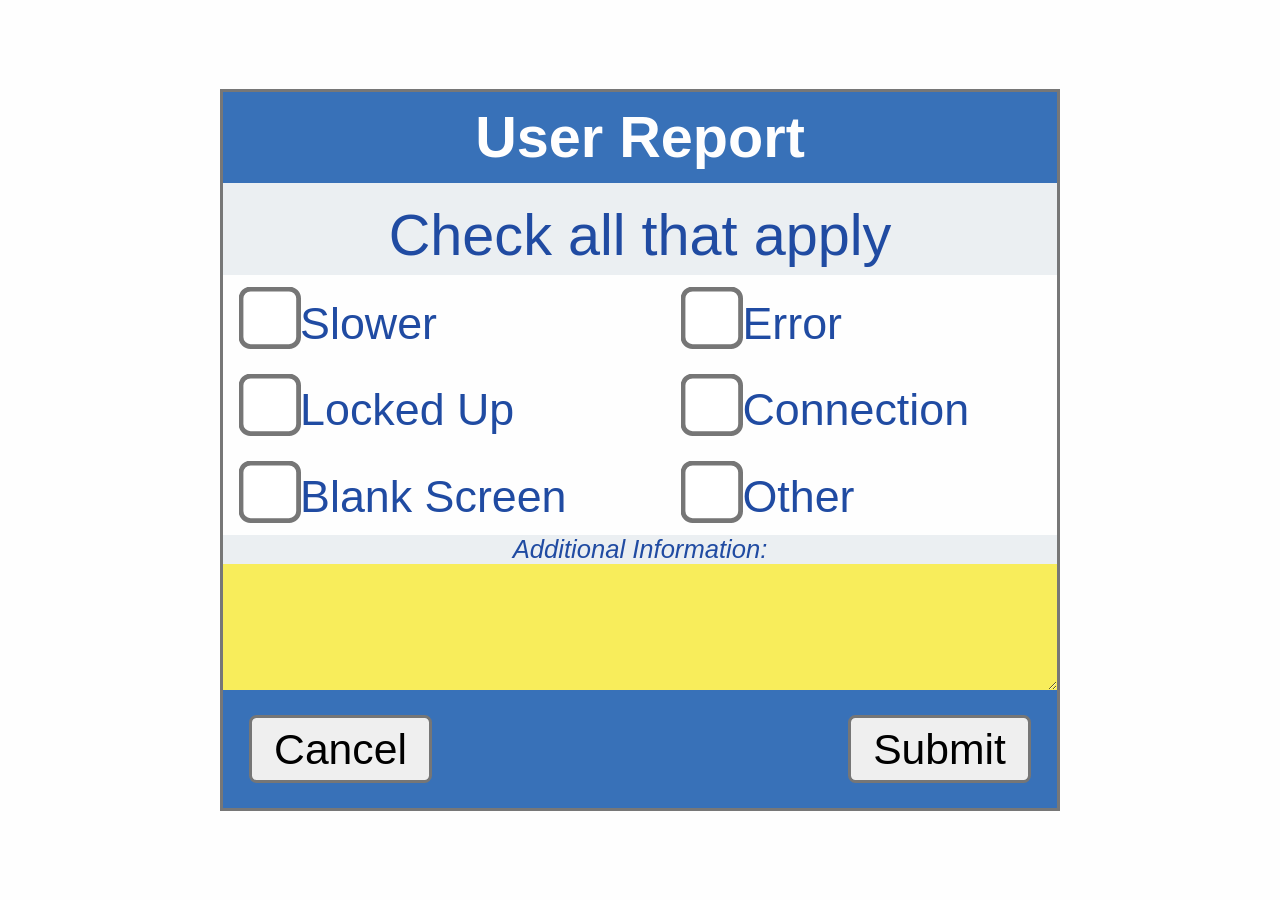
<file: UserReport/test.html>
<script language='javascript'>
/* do not change below - managed by cgi-hop and spx */
var ipAddr='';
var CBOX1='Slower';
var CBOX2='Error';
var CBOX3='Locked Up';
var CBOX4='Connection';
var CBOX5='Blank Screen';
var CBOX6='Other';
/* do not change above */
function goSubmit(){ 
document.getElementById('subBtn').style.visibility = 'hidden'; form1.submit(); 
}
function goCancel(){ form1.action='/userRepCancel'; form1.submit();}
function init(){
	if(ipAddr.length > 0){
		var obj=document.getElementById('ips')
		if(obj){
			obj.innerHTML = 'IP:&nbsp;' + ipAddr;
			obj.style.visibility = 'visible';
		}
	}
	/*
	var objOld = document.getElementById('cbox1');
	var objNew = objOld.cloneNode(true);
	objNew.innerHTML = 'test 1';
	objOld.parentNode.replaceChild(objNew,objOld);
	*/

	document.getElementById('cbox1t').innerHTML = CBOX1;
	document.getElementById('cbox2t').innerHTML = CBOX2;
	document.getElementById('cbox3t').innerHTML = CBOX3;
	document.getElementById('cbox4t').innerHTML = CBOX4;
	document.getElementById('cbox5t').innerHTML = CBOX5;
	document.getElementById('cbox6t').innerHTML = CBOX6;
	if(document.body.style.zoom != null){
		var siz = getSizes();
		if(siz.winWide > siz.winHigh)
			document.body.style.zoom = siz.winWide / 400.0;
		else
			document.body.style.zoom = siz.winHigh / 300.0;
	}
	SFtb();
}
function getSizes(){
	var sWide = screen.width;
	var sHigh = screen.height;
	var wWide, wHigh;
	if(document.body && document.body.offsetWidth){
		wWide = document.body.offsetWidth;
		wHigh = document.body.offsetHeight;
	}
	if((document.compatMode == 'CSS1Compat') && document.documentElement && 
	 document.documentElement.offsetWidth){
		wWide = document.documentElement.offsetWidth;
		wHigh = document.documentElement.offsetHeight;
	}
	if(window.innerWidth && window.innerHeight){
		wWide = window.innerWidth;
		wHigh = window.innerHeight;
	}
	if(!wWide || (wWide == 'undefined'))
		wWide = sWide;
	if(!wHigh || (wHigh == 'undefined'))
		wHigh = sHigh;
	return { winWide:wWide,winHigh:wHigh,scrnWide:sWide,scrnHigh:sHigh };
}
function SFtb(){
	// document.getElementById('username').focus();
}
function SFtbLoc(){
	// document.getElementById('location').focus();
}
function SFtbDes(){
	document.getElementById('description').focus();
}
</script>

<html>
<head>
<title>User Report</title>
    <style type="text/css">
      .CtrBody { 
      	font-family:Arial,Helvetica,sans-serif;font-style:normal; color:#204ba2;font-weight:normal;
			text-decoration:none;
			background-color:#fefefe; 
		   width:100%; height:100%; margin: 0px; padding: 0px; border-width: 0px; 
		}
      .CtrScreen { width:100%; height:100%; padding:0px; margin:0px; border:0px; }
		.CtrArea { 
			background-color:#ebeff2; 
			padding:0px; margin:0px; 
			border:1px solid #777777; 
		}
		.tbHdrLarge { 
			background-color:#3871b8; color:#fefefe; font-size:18px; font-weight:bold; text-align:center;
			padding: 4px 0px 4px 0px;
			margin:0px; border:0px;
		}
		.tbHdrSmall{ 
			font-size:18px; font-weight:normal; text-align:center;
			padding: 2px 0px 2px 0px;
			margin:0px, border:0px;
		}
		.chkBox { 
			font-size:14px; font-weight:normal; text-align:left; margin:2px; padding:4px 0px 4px 4px; border:0px;
			background-color:#fefefe;
		}
		input[type=checkbox]{ transform: scale(1.5); padding-right:10px; }
		.textBox {
			padding:4px 6px 4px 6px;
			margin:0px; border:0px;
		}
		.Btn { background-color:#3871b8; margin:8px; padding:8px; border:0px; }
		.textIn { font-size:10px; padding:2px; border:0px; }
    </style>
</head>
<body onload='init();' class="CtrBody" >
<form name='form1' method='post' action='/userRepSubmit' >
	<table class="CtrScreen" cellspacing="0" cellpadding="0" border="0">
	<tr><td align='center'>
		<table class='CtrArea' cellspacing="0" cellpadding="0" border="0">
		<tr><td>
			<table cellspacing="0" cellpadding="0" border="0">
			<!-- centered display below -->

			<tr><td align='center' colspan='2' class='tbHdrLarge'>User Report</td></tr>
			<tr><td id='ips' name='ips' align='center' colspan='2' class='tbHdrSmall' style='visibility:hidden;'></td></tr>

			<tr><td align='center' colspan='2' class='tbHdrSmall'>Check all that apply</td></tr>

			<tr>
			<td class='chkBox'><input type='checkbox' name='cbox1' onchange='SFtb();'><span id='cbox1t');\">Check 1<span></td>
			<td class='chkBox'><input type='checkbox' name='cbox2' onchange='SFtb();'><span id='cbox2t'>Check 2</span></td>
			</tr>
			<tr>
			<td class='chkBox'><input type='checkbox' name='cbox3' onchange='SFtb();'><span id='cbox3t'>Check 3</span></td>
			<td class='chkBox'><input type='checkbox' name='cbox4' onchange='SFtb();'><span id='cbox4t'>Check 4</span></td>
			</tr>
			<tr>
			<td class='chkBox'><input type='checkbox' name='cbox5' onchange='SFtb();'><span id='cbox5t'>Check 5</span></td>
			<td class='chkBox'><input type='checkbox' name='cbox6' onchange='SFtb();'><span id='cbox6t'>Check 6</span></td>
			</tr>
			<tr>
			<td colspan='2' style='text-align:center;font-size:8px;font-style:italic;'>Additional Information:</td>
			</tr>
			<tr>
			<td align='center' colspan='2'><textarea class='textBox' name='description' id='description' rows='2' cols='30' wrap='on' style='background:#f8ed5b;'></textarea>
			</tr>

			<tr>
			<td class='Btn' align='left'><input type='button' value='Cancel' onclick='goCancel();'></td> 
			<td class='Btn' align='right'><input type='button' id='subBtn' value='Submit' onclick='goSubmit();'></td>
			</tr>

			<!-- centered display above -->
			</table>
		</td></tr></table>
	</td></tr>
	</table>
</form>
</body>
</html>
</file>
